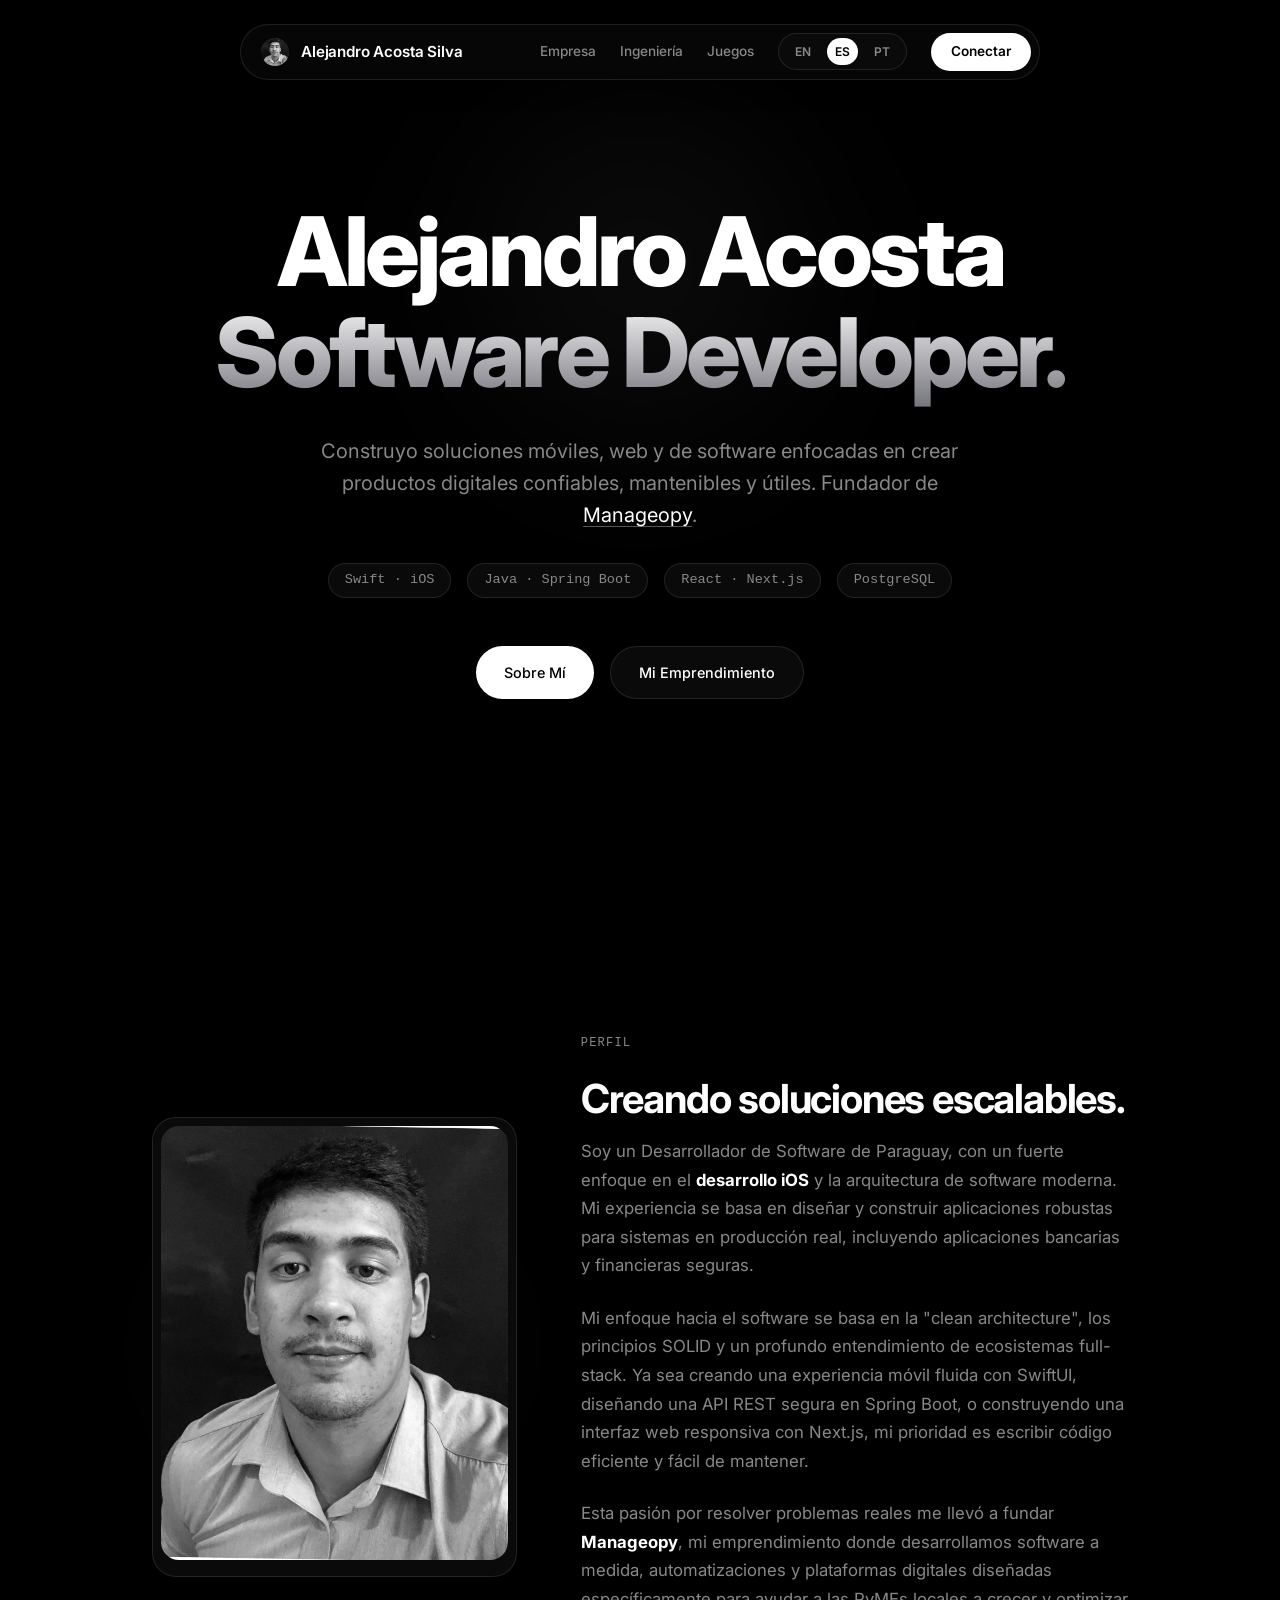
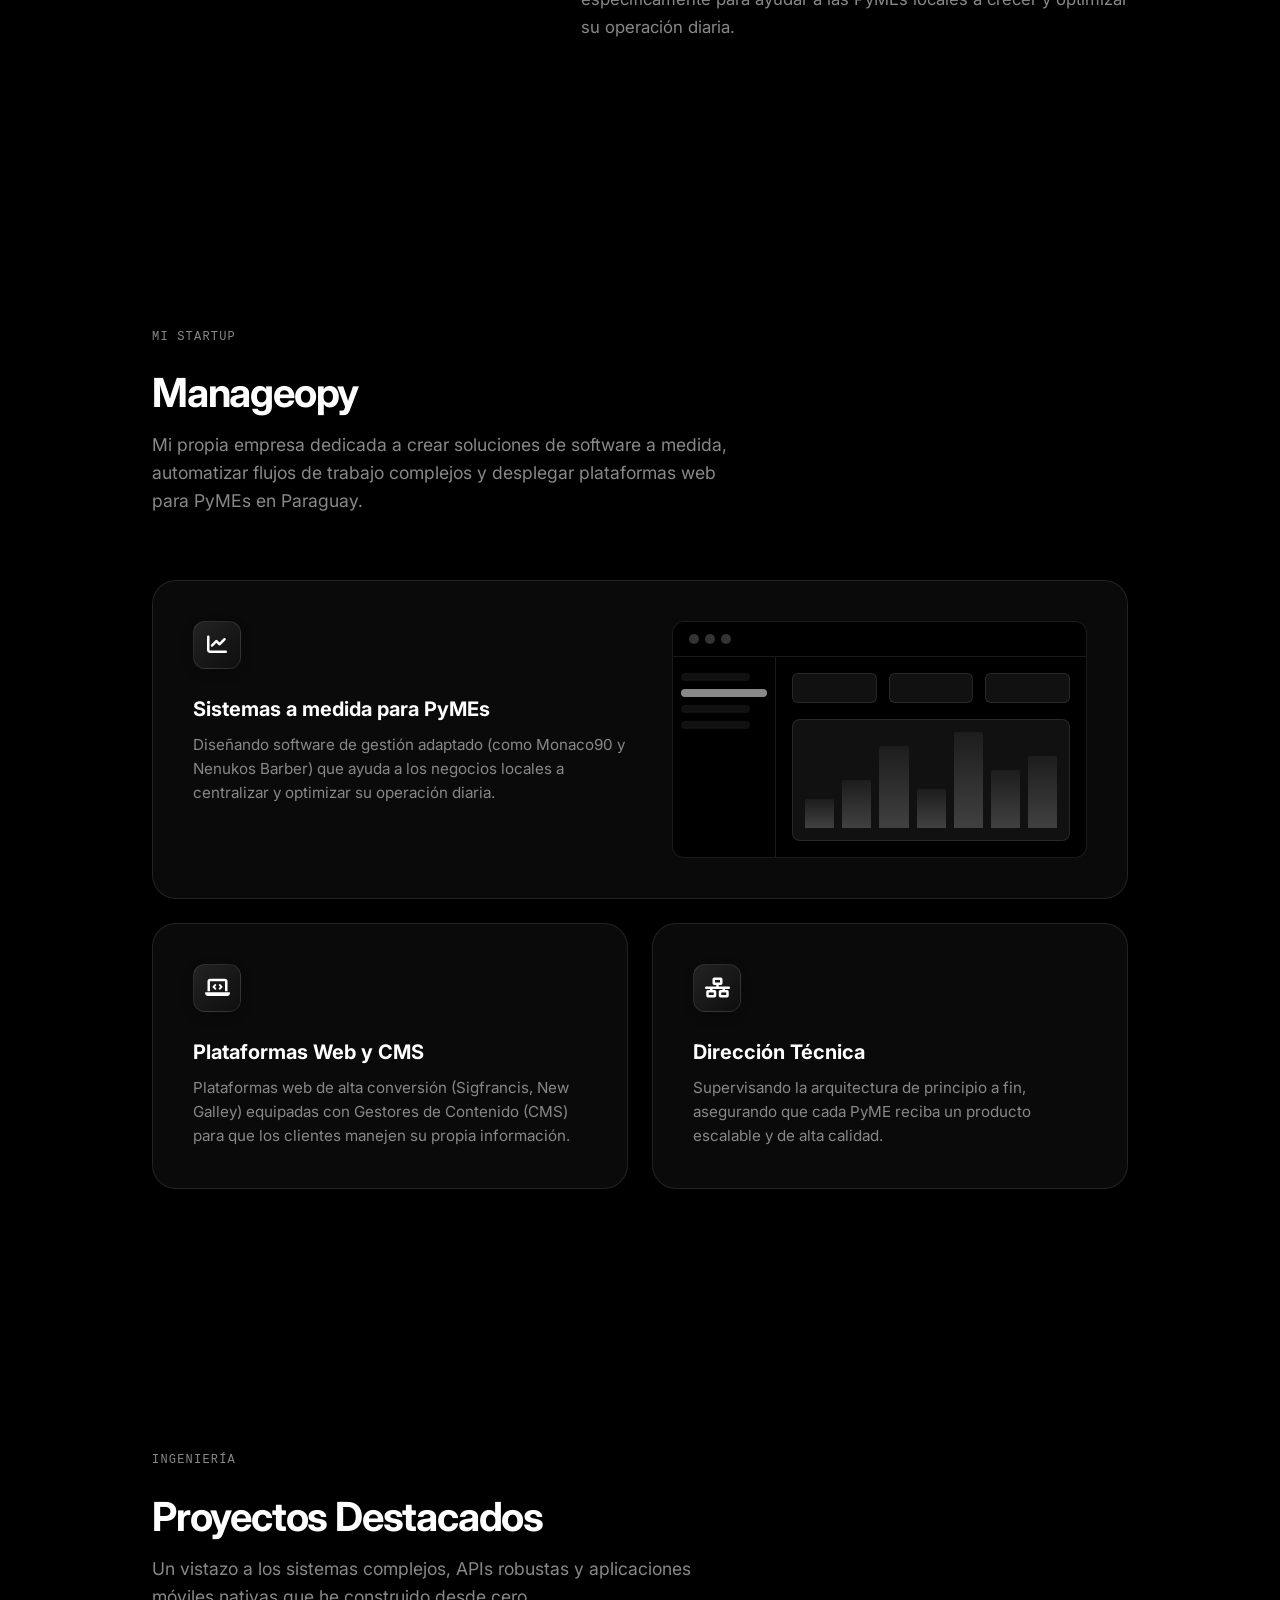
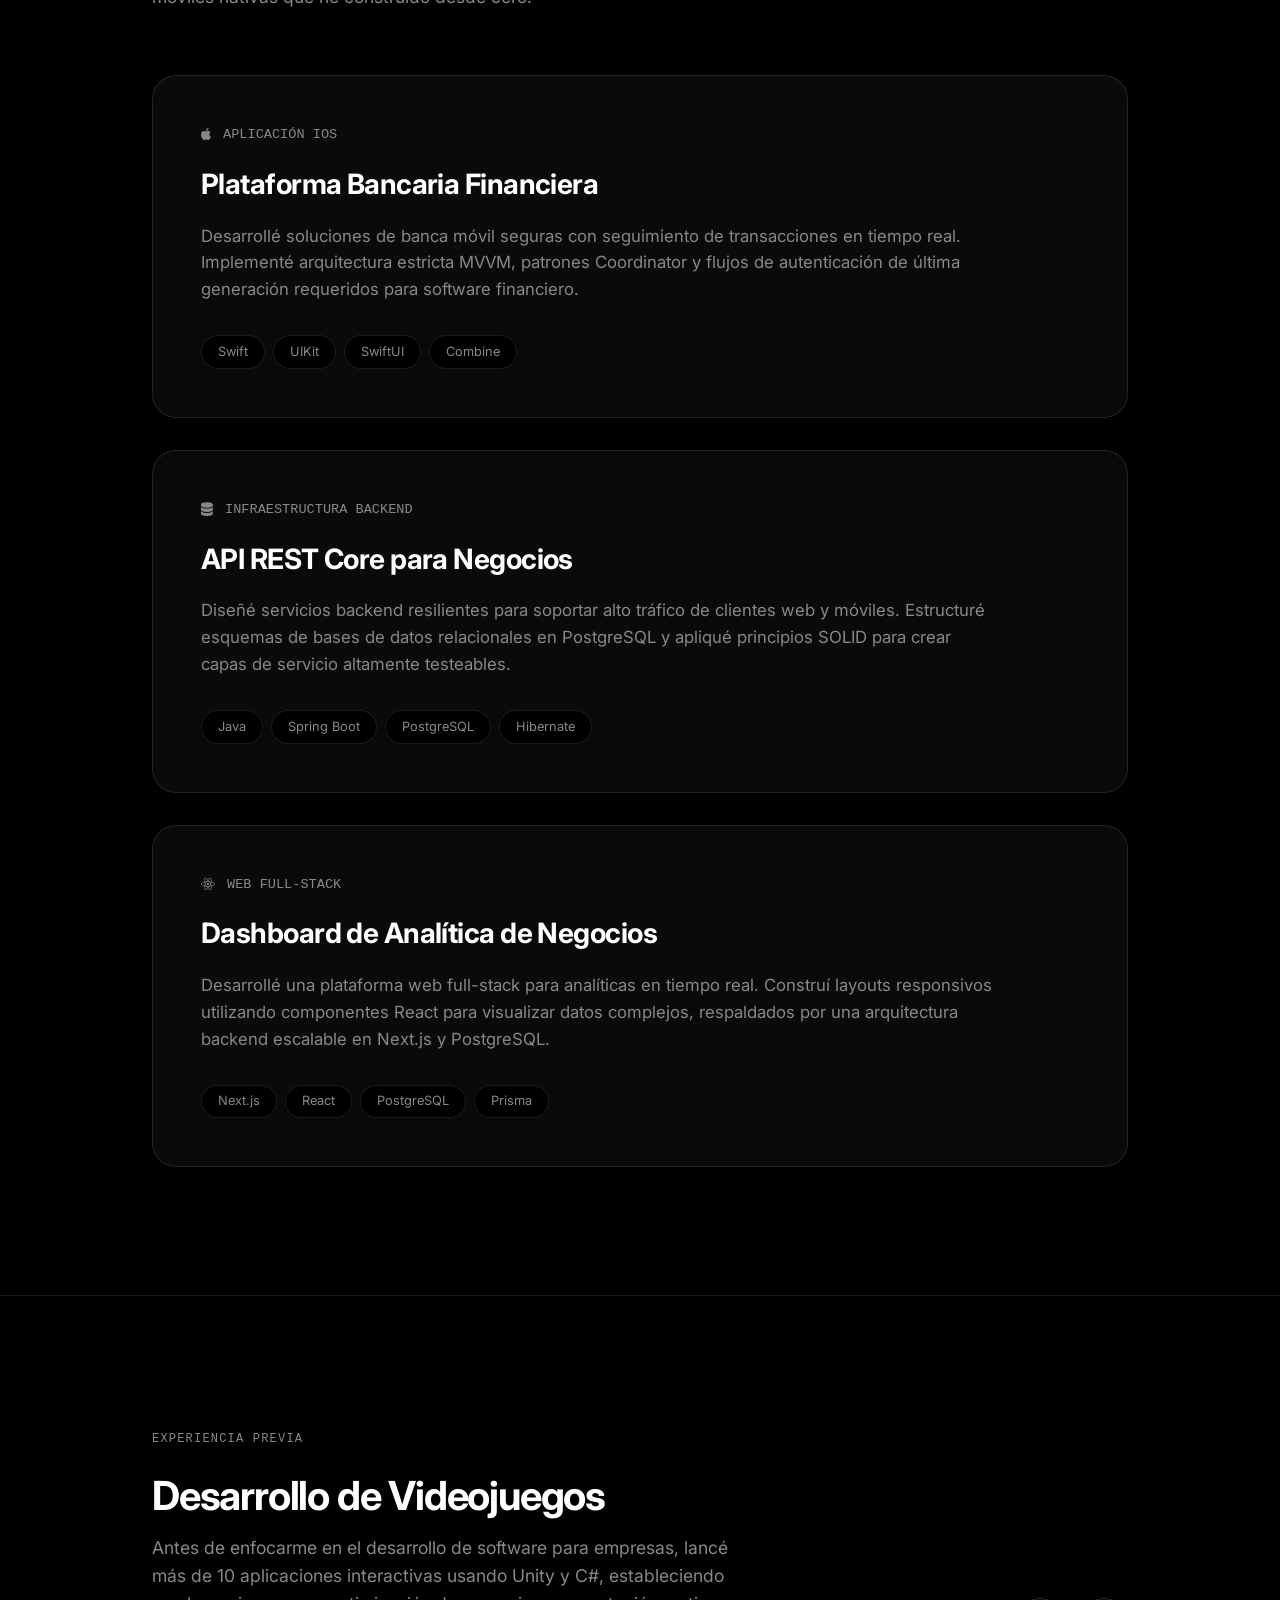
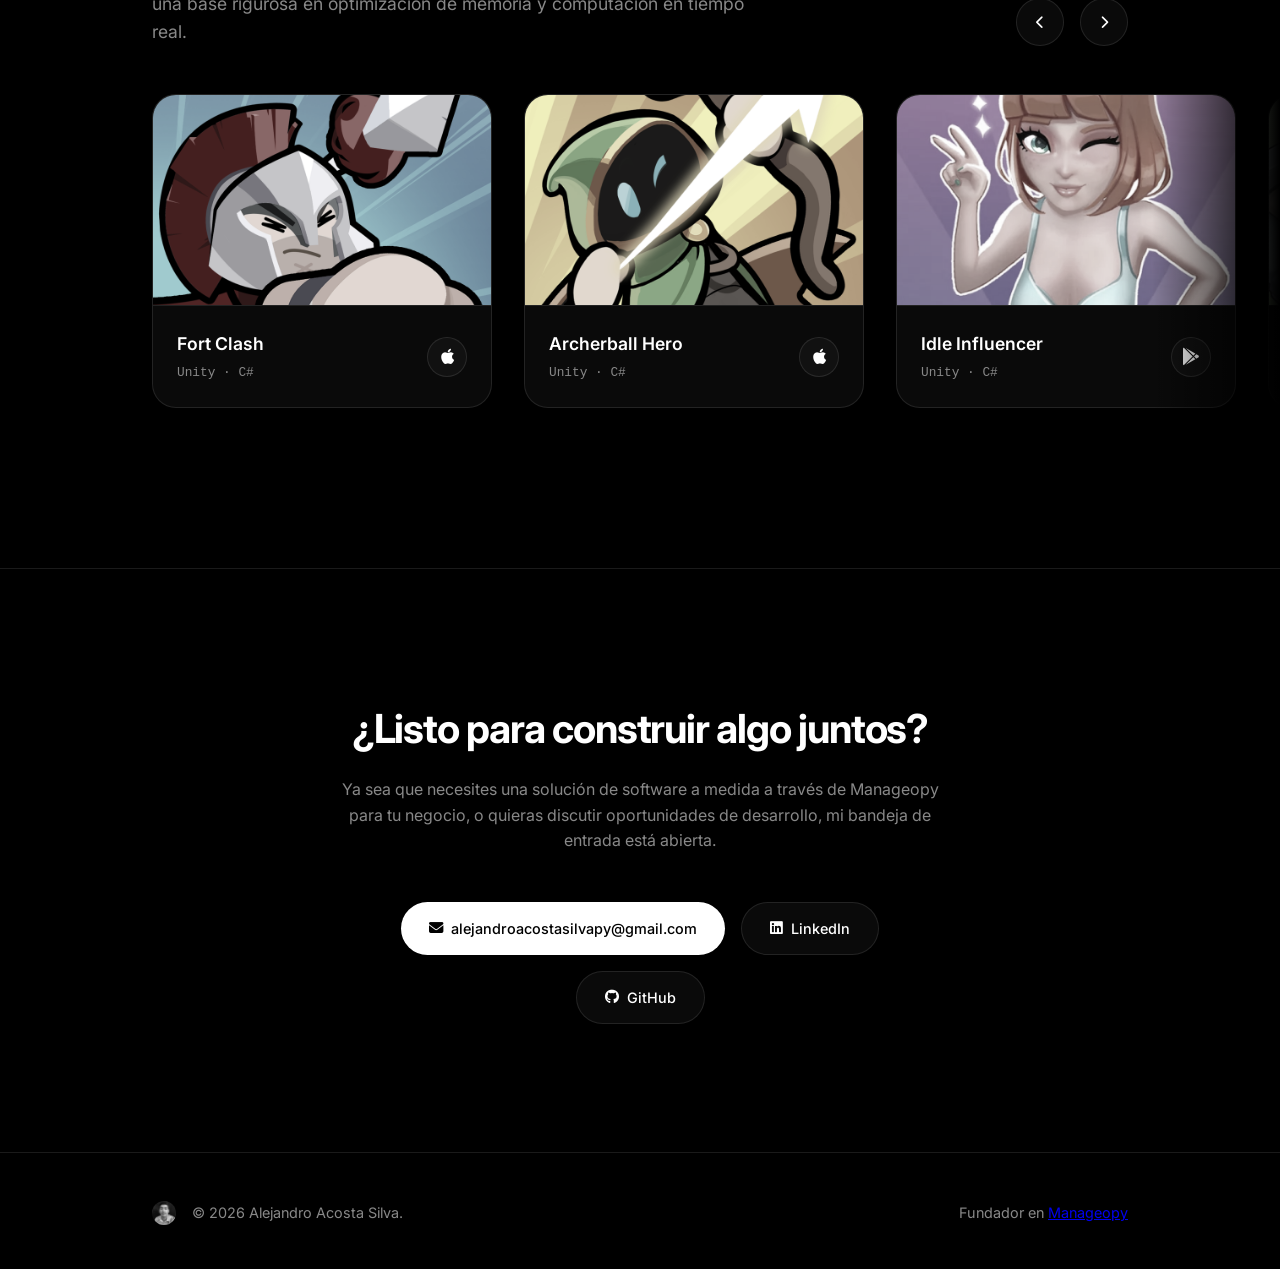
<file: es.html>
<!DOCTYPE html>
<html lang="es">
<head>
    <meta charset="UTF-8">
    <meta name="viewport" content="width=device-width, initial-scale=1.0">
    <title>Alejandro Acosta | Desarrollador de Software y Fundador</title>
    <meta name="description" content="Portafolio de Alejandro Acosta Silva, Desarrollador de Software y Fundador de Manageopy.">
    <link rel="preconnect" href="https://fonts.googleapis.com">
    <link rel="preconnect" href="https://fonts.gstatic.com" crossorigin>
    <link href="https://fonts.googleapis.com/css2?family=Inter:wght@300;400;500;600;700;800&display=swap" rel="stylesheet">
    <link rel="stylesheet" href="https://cdnjs.cloudflare.com/ajax/libs/font-awesome/6.4.0/css/all.min.css">
    <link rel="stylesheet" href="style.css">
</head>
<body>
    
    <!-- Floating Topbar -->
    <header id="header">
        <nav class="nav-container">
            <div class="logo">
                <a href="#hero">
                    <img src="IMG/ProfileImage/1641389956981.jpeg" alt="Alejandro Acosta" class="logo-avatar">
                    Alejandro Acosta Silva
                </a>
            </div>
            <div class="nav-toggle" id="navToggle">
                <span></span>
                <span></span>
            </div>
            <div class="nav-links" id="navLinks">
                <a href="#manageopy">Empresa</a>
                <a href="#projects">Ingeniería</a>
                <a href="#games">Juegos</a>
                <div class="lang-selector">
                    <a href="index.html">EN</a>
                    <a href="es.html" class="active">ES</a>
                    <a href="pt.html">PT</a>
                </div>
                <a href="#contact" class="nav-btn">Conectar</a>
            </div>
        </nav>
    </header>

    <main>
        <!-- Hero Section -->
        <section id="hero" class="hero-section fade-in">
            <div class="hero-glow"></div>
            <div class="container hero-container">
                
                <h1 class="hero-title">
                    Alejandro Acosta<br>
                    <span class="text-gradient">Software Developer.</span>
                </h1>
                
                <p class="hero-subtitle">
                    Construyo soluciones móviles, web y de software enfocadas en crear productos digitales confiables, mantenibles y útiles. Fundador de <a href="https://www.manageopy.com" target="_blank" class="text-link">Manageopy</a>.
                </p>

                <div class="hero-tech-stack">
                    <span>Swift &middot; iOS</span>
                    <span>Java &middot; Spring Boot</span>
                    <span>React &middot; Next.js</span>
                    <span>PostgreSQL</span>
                </div>
                
                <div class="hero-cta">
                    <a href="#about" class="btn btn-primary">Sobre Mí</a>
                    <a href="#manageopy" class="btn btn-secondary">Mi Emprendimiento</a>
                </div>
            </div>
        </section>

        <!-- About Section -->
        <section id="about" class="about-section fade-in">
            <div class="container">
                <div class="about-grid">
                    <div class="about-visual">
                        <img src="IMG/ProfileImage/1641389956981.jpeg" alt="Alejandro Acosta Silva" class="about-img">
                        <div class="about-img-glow"></div>
                    </div>
                    <div class="about-content">
                        <span class="section-label">Perfil</span>
                        <h2 class="section-title">Creando soluciones escalables.</h2>
                        <div class="about-text">
                            <p>
                                Soy un Desarrollador de Software de Paraguay, con un fuerte enfoque en el <strong>desarrollo iOS</strong> y la arquitectura de software moderna. Mi experiencia se basa en diseñar y construir aplicaciones robustas para sistemas en producción real, incluyendo aplicaciones bancarias y financieras seguras.
                            </p>
                            <p>
                                Mi enfoque hacia el software se basa en la "clean architecture", los principios SOLID y un profundo entendimiento de ecosistemas full-stack. Ya sea creando una experiencia móvil fluida con SwiftUI, diseñando una API REST segura en Spring Boot, o construyendo una interfaz web responsiva con Next.js, mi prioridad es escribir código eficiente y fácil de mantener.
                            </p>
                            <p>
                                Esta pasión por resolver problemas reales me llevó a fundar <strong>Manageopy</strong>, mi emprendimiento donde desarrollamos software a medida, automatizaciones y plataformas digitales diseñadas específicamente para ayudar a las PyMEs locales a crecer y optimizar su operación diaria.
                            </p>
                        </div>
                    </div>
                </div>
            </div>
        </section>

        <!-- Manageopy Section -->
        <section id="manageopy" class="agency-section fade-in">
            <div class="container">
                <div class="section-header">
                    <span class="section-label">Mi Startup</span>
                    <h2 class="section-title">Manageopy</h2>
                    <p class="section-desc">Mi propia empresa dedicada a crear soluciones de software a medida, automatizar flujos de trabajo complejos y desplegar plataformas web para PyMEs en Paraguay.</p>
                </div>
                
                <div class="bento-grid">
                    <!-- Card 1 -->
                    <div class="bento-card bento-large">
                        <div class="bento-content">
                            <div class="bento-icon-wrapper">
                                <i class="fas fa-chart-line"></i>
                            </div>
                            <h3>Sistemas a medida para PyMEs</h3>
                            <p>Diseñando software de gestión adaptado (como Monaco90 y Nenukos Barber) que ayuda a los negocios locales a centralizar y optimizar su operación diaria.</p>
                        </div>
                        <div class="bento-visual">
                            <div class="mockup-window">
                                <div class="mockup-header"><i></i><i></i><i></i></div>
                                <div class="mockup-layout">
                                    <div class="mockup-sidebar">
                                        <div class="side-item"></div>
                                        <div class="side-item active"></div>
                                        <div class="side-item"></div>
                                        <div class="side-item"></div>
                                    </div>
                                    <div class="mockup-body">
                                        <div class="mockup-stats">
                                            <div class="stat-box"></div>
                                            <div class="stat-box"></div>
                                            <div class="stat-box"></div>
                                        </div>
                                        <div class="mockup-chart">
                                            <div class="chart-bar" style="height: 30%"></div>
                                            <div class="chart-bar" style="height: 50%"></div>
                                            <div class="chart-bar" style="height: 85%"></div>
                                            <div class="chart-bar" style="height: 40%"></div>
                                            <div class="chart-bar" style="height: 100%"></div>
                                            <div class="chart-bar" style="height: 60%"></div>
                                            <div class="chart-bar" style="height: 75%"></div>
                                        </div>
                                    </div>
                                </div>
                            </div>
                        </div>
                    </div>
                    
                    <!-- Card 2 -->
                    <div class="bento-card">
                        <div class="bento-content">
                            <div class="bento-icon-wrapper">
                                <i class="fas fa-laptop-code"></i>
                            </div>
                            <h3>Plataformas Web y CMS</h3>
                            <p>Plataformas web de alta conversión (Sigfrancis, New Galley) equipadas con Gestores de Contenido (CMS) para que los clientes manejen su propia información.</p>
                        </div>
                    </div>

                    <!-- Card 3 -->
                    <div class="bento-card">
                        <div class="bento-content">
                            <div class="bento-icon-wrapper">
                                <i class="fas fa-network-wired"></i>
                            </div>
                            <h3>Dirección Técnica</h3>
                            <p>Supervisando la arquitectura de principio a fin, asegurando que cada PyME reciba un producto escalable y de alta calidad.</p>
                        </div>
                    </div>
                </div>
            </div>
        </section>

        <!-- Engineering Experience Section -->
        <section id="projects" class="engineering-section fade-in">
            <div class="container">
                <div class="section-header">
                    <span class="section-label">Ingeniería</span>
                    <h2 class="section-title">Proyectos Destacados</h2>
                    <p class="section-desc">Un vistazo a los sistemas complejos, APIs robustas y aplicaciones móviles nativas que he construido desde cero.</p>
                </div>
                
                <div class="projects-list">
                    <!-- Project 1 -->
                    <div class="project-row">
                        <div class="project-info">
                            <div class="project-meta">
                                <i class="fab fa-apple"></i>
                                <span>Aplicación iOS</span>
                            </div>
                            <h3>Plataforma Bancaria Financiera</h3>
                            <p>Desarrollé soluciones de banca móvil seguras con seguimiento de transacciones en tiempo real. Implementé arquitectura estricta MVVM, patrones Coordinator y flujos de autenticación de última generación requeridos para software financiero.</p>
                            <div class="tech-tags">
                                <span>Swift</span>
                                <span>UIKit</span>
                                <span>SwiftUI</span>
                                <span>Combine</span>
                            </div>
                        </div>
                    </div>

                    <!-- Project 2 -->
                    <div class="project-row">
                        <div class="project-info">
                            <div class="project-meta">
                                <i class="fas fa-database"></i>
                                <span>Infraestructura Backend</span>
                            </div>
                            <h3>API REST Core para Negocios</h3>
                            <p>Diseñé servicios backend resilientes para soportar alto tráfico de clientes web y móviles. Estructuré esquemas de bases de datos relacionales en PostgreSQL y apliqué principios SOLID para crear capas de servicio altamente testeables.</p>
                            <div class="tech-tags">
                                <span>Java</span>
                                <span>Spring Boot</span>
                                <span>PostgreSQL</span>
                                <span>Hibernate</span>
                            </div>
                        </div>
                    </div>

                    <!-- Project 3 -->
                    <div class="project-row">
                        <div class="project-info">
                            <div class="project-meta">
                                <i class="fab fa-react"></i>
                                <span>Web Full-Stack</span>
                            </div>
                            <h3>Dashboard de Analítica de Negocios</h3>
                            <p>Desarrollé una plataforma web full-stack para analíticas en tiempo real. Construí layouts responsivos utilizando componentes React para visualizar datos complejos, respaldados por una arquitectura backend escalable en Next.js y PostgreSQL.</p>
                            <div class="tech-tags">
                                <span>Next.js</span>
                                <span>React</span>
                                <span>PostgreSQL</span>
                                <span>Prisma</span>
                            </div>
                        </div>
                    </div>
                </div>
            </div>
        </section>

        <!-- Games Section (Carousel) -->
        <section id="games" class="games-section fade-in">
            <div class="container">
                <div class="carousel-header">
                    <div class="carousel-title-area">
                        <span class="section-label">Experiencia Previa</span>
                        <h2 class="section-title">Desarrollo de Videojuegos</h2>
                        <p class="section-desc">Antes de enfocarme en el desarrollo de software para empresas, lancé más de 10 aplicaciones interactivas usando Unity y C#, estableciendo una base rigurosa en optimización de memoria y computación en tiempo real.</p>
                    </div>
                    <div class="carousel-controls">
                        <button class="carousel-btn" id="prevBtn" aria-label="Previous"><i class="fas fa-chevron-left"></i></button>
                        <button class="carousel-btn" id="nextBtn" aria-label="Next"><i class="fas fa-chevron-right"></i></button>
                    </div>
                </div>
            </div>
            
            <div class="carousel-wrapper">
                <div class="carousel-mask left-mask"></div>
                <div class="carousel-mask right-mask"></div>
                
                <div class="games-carousel" id="gamesCarousel">
                    <div class="carousel-spacer"></div>
                    <!-- Game 1 -->
                    <div class="game-card">
                        <div class="game-img-wrapper"><img src="IMG/Icono_Trojan.png" alt="Fort Clash"></div>
                        <div class="game-info">
                            <div class="game-details">
                                <h3>Fort Clash</h3>
                                <span>Unity &middot; C#</span>
                            </div>
                            <div class="game-platform"><i class="fab fa-apple"></i></div>
                        </div>
                    </div>
                    <!-- Game 2 -->
                    <div class="game-card">
                        <div class="game-img-wrapper"><img src="IMG/Archerball.png" alt="Archerball Hero"></div>
                        <div class="game-info">
                            <div class="game-details">
                                <h3>Archerball Hero</h3>
                                <span>Unity &middot; C#</span>
                            </div>
                            <div class="game-platform"><i class="fab fa-apple"></i></div>
                        </div>
                    </div>
                    <!-- Game 3 -->
                    <div class="game-card">
                        <div class="game-img-wrapper"><img src="IMG/idle Influcencer.jpg" alt="Idle Influencer"></div>
                        <div class="game-info">
                            <div class="game-details">
                                <h3>Idle Influencer</h3>
                                <span>Unity &middot; C#</span>
                            </div>
                            <div class="game-platform"><i class="fab fa-google-play"></i></div>
                        </div>
                    </div>
                    <!-- Game 4 -->
                    <div class="game-card">
                        <div class="game-img-wrapper"><img src="IMG/bedtesta.jpg" alt="Bed Tester" loading="lazy"></div>
                        <div class="game-info">
                            <div class="game-details">
                                <h3>Bed Tester</h3>
                                <span>Unity &middot; C#</span>
                            </div>
                            <div class="game-platform"><i class="fab fa-google-play"></i></div>
                        </div>
                    </div>
                    <!-- Game 5 -->
                    <div class="game-card">
                        <div class="game-img-wrapper"><img src="IMG/shotandbuild.jpg" alt="Shoot and Build" loading="lazy"></div>
                        <div class="game-info">
                            <div class="game-details">
                                <h3>Shoot and Build</h3>
                                <span>Unity &middot; C#</span>
                            </div>
                            <div class="game-platform"><i class="fab fa-google-play"></i></div>
                        </div>
                    </div>
                    <!-- Game 6 -->
                    <div class="game-card">
                        <div class="game-img-wrapper"><img src="IMG/AliceExpress.png" alt="Alice Express" loading="lazy"></div>
                        <div class="game-info">
                            <div class="game-details">
                                <h3>Alice Express</h3>
                                <span>Unity &middot; C#</span>
                            </div>
                            <div class="game-platform"><i class="fab fa-github"></i></div>
                        </div>
                    </div>
                    <!-- Game 7 -->
                    <div class="game-card">
                        <div class="game-img-wrapper"><img src="IMG/Screwgame.png" alt="Screw-Puzzle" loading="lazy"></div>
                        <div class="game-info">
                            <div class="game-details">
                                <h3>Screw-Puzzle</h3>
                                <span>Unity &middot; C#</span>
                            </div>
                            <div class="game-platform"><i class="fab fa-github"></i></div>
                        </div>
                    </div>
                    <!-- Game 8 -->
                    <div class="game-card">
                        <div class="game-img-wrapper"><img src="IMG/FRX.png" alt="Factory Revolution" loading="lazy"></div>
                        <div class="game-info">
                            <div class="game-details">
                                <h3>Factory Rev.</h3>
                                <span>Unity &middot; C#</span>
                            </div>
                            <div class="game-platform"><i class="fab fa-github"></i></div>
                        </div>
                    </div>
                    <!-- Game 9 -->
                    <div class="game-card">
                        <div class="game-img-wrapper"><img src="IMG/Kids.png" alt="Kids Pool Party" loading="lazy"></div>
                        <div class="game-info">
                            <div class="game-details">
                                <h3>Kids Pool Party</h3>
                                <span>Unity &middot; C#</span>
                            </div>
                            <div class="game-platform"><i class="fab fa-github"></i></div>
                        </div>
                    </div>
                    <div class="carousel-spacer"></div>
                </div>
            </div>
        </section>

        <!-- Contact Section -->
        <section id="contact" class="contact-section fade-in">
            <div class="container">
                <div class="contact-box">
                    <h2 class="contact-title">¿Listo para construir algo juntos?</h2>
                    <p class="contact-desc">
                        Ya sea que necesites una solución de software a medida a través de Manageopy para tu negocio, o quieras discutir oportunidades de desarrollo, mi bandeja de entrada está abierta.
                    </p>
                    <div class="contact-links">
                        <a href="mailto:alejandroacostasilvapy@gmail.com" class="btn btn-primary">
                            <i class="fas fa-envelope"></i> alejandroacostasilvapy@gmail.com
                        </a>
                        <a href="https://www.linkedin.com/in/alejandro-acosta-silva-534014222/" target="_blank" class="btn btn-secondary">
                            <i class="fab fa-linkedin"></i> LinkedIn
                        </a>
                        <a href="https://github.com/alesilvaa" target="_blank" class="btn btn-secondary">
                            <i class="fab fa-github"></i> GitHub
                        </a>
                    </div>
                </div>
            </div>
        </section>
    </main>

    <footer>
        <div class="container footer-content">
            <div class="footer-left">
                <img src="IMG/ProfileImage/1641389956981.jpeg" alt="Alejandro Acosta" class="footer-avatar">
                <span>&copy; <span id="year"></span> Alejandro Acosta Silva.</span>
            </div>
            <div class="footer-right">
                <span>Fundador en <a href="https://www.manageopy.com" target="_blank">Manageopy</a></span>
            </div>
        </div>
    </footer>

    <script src="main.js"></script>
</body>
</html>
</file>
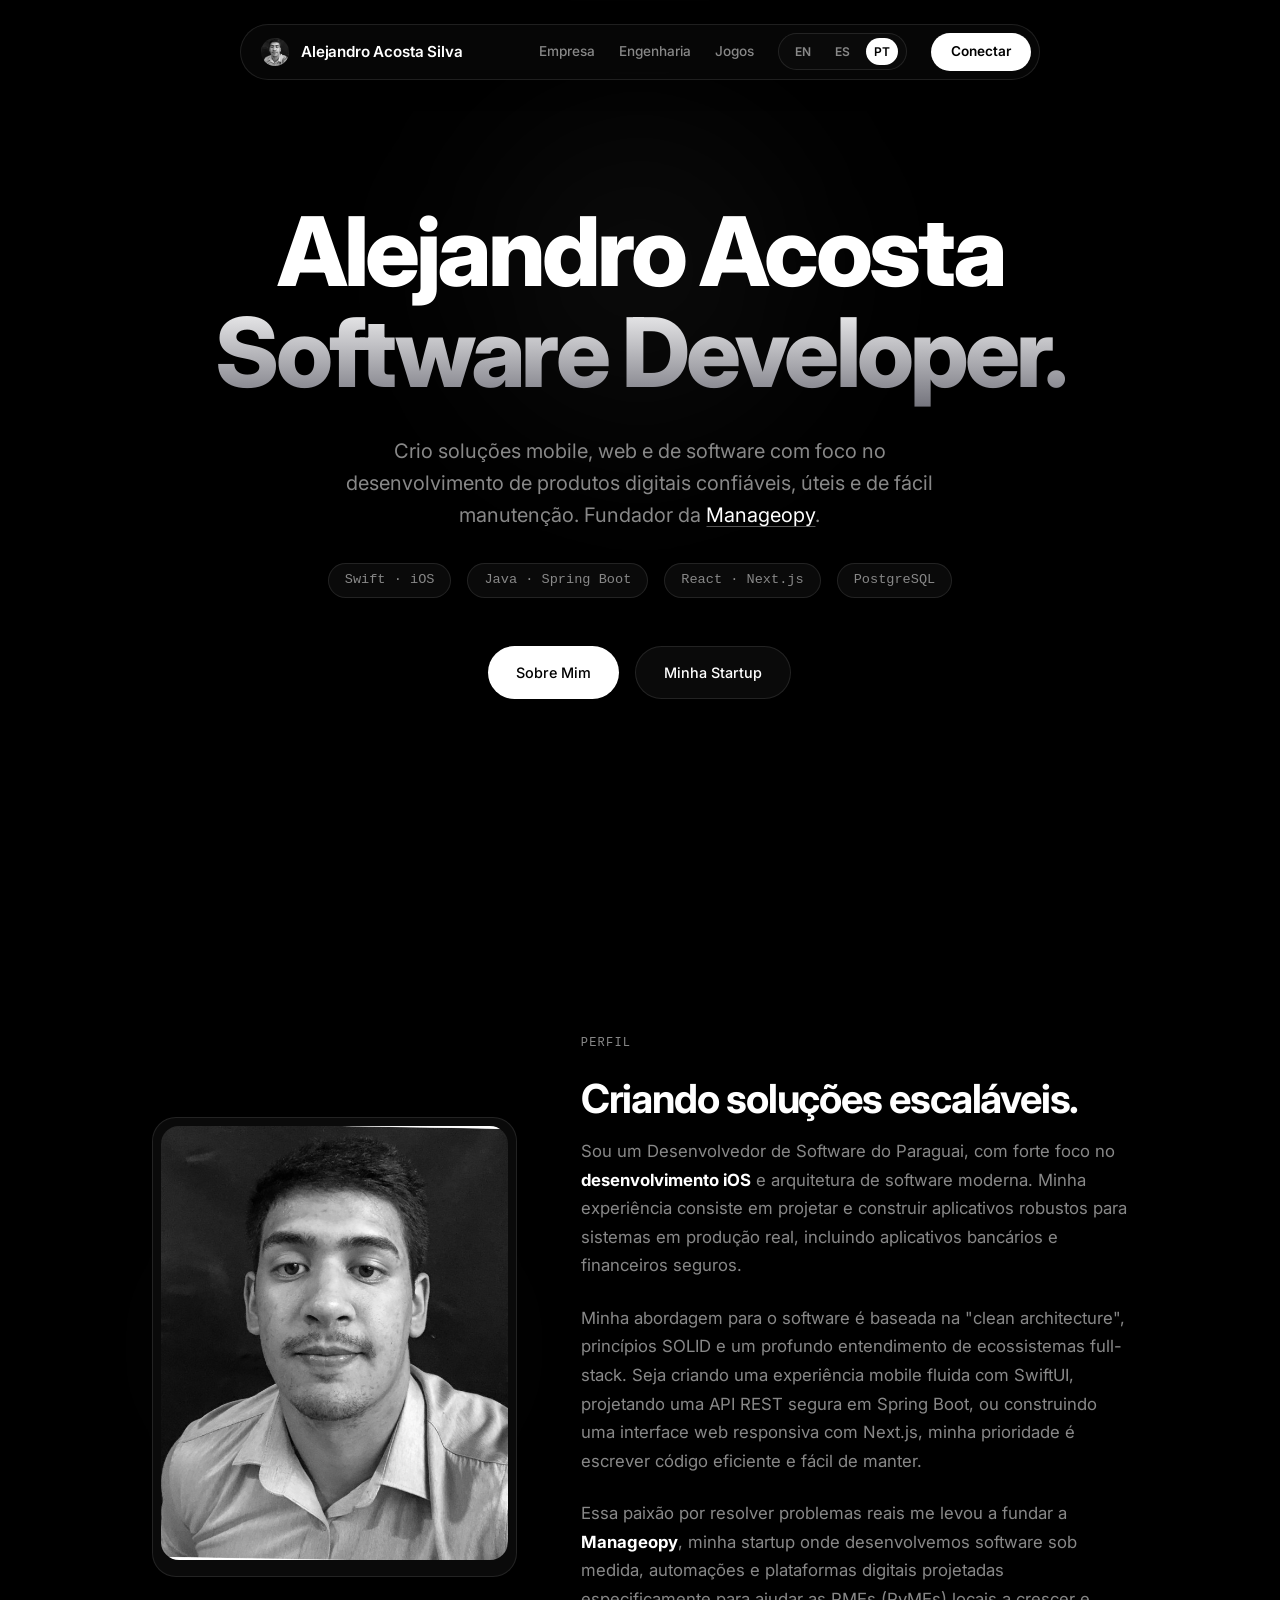
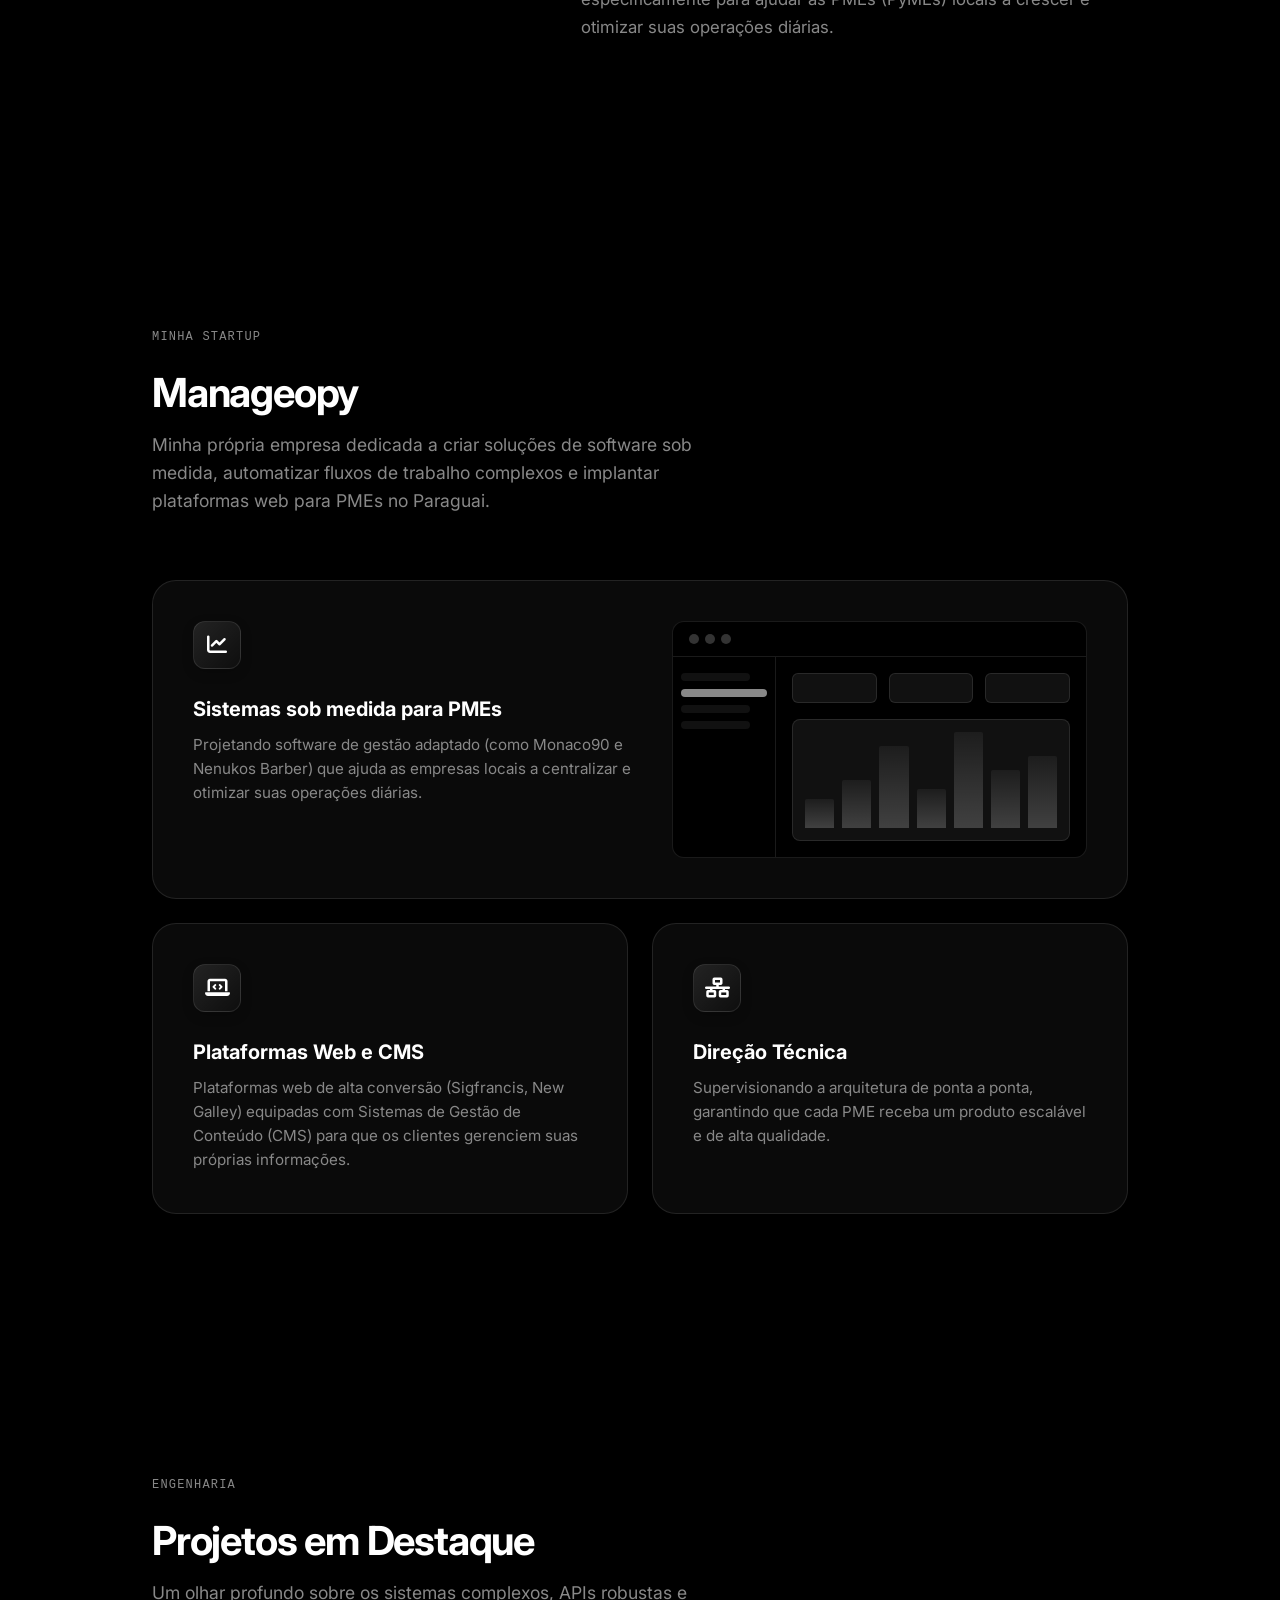
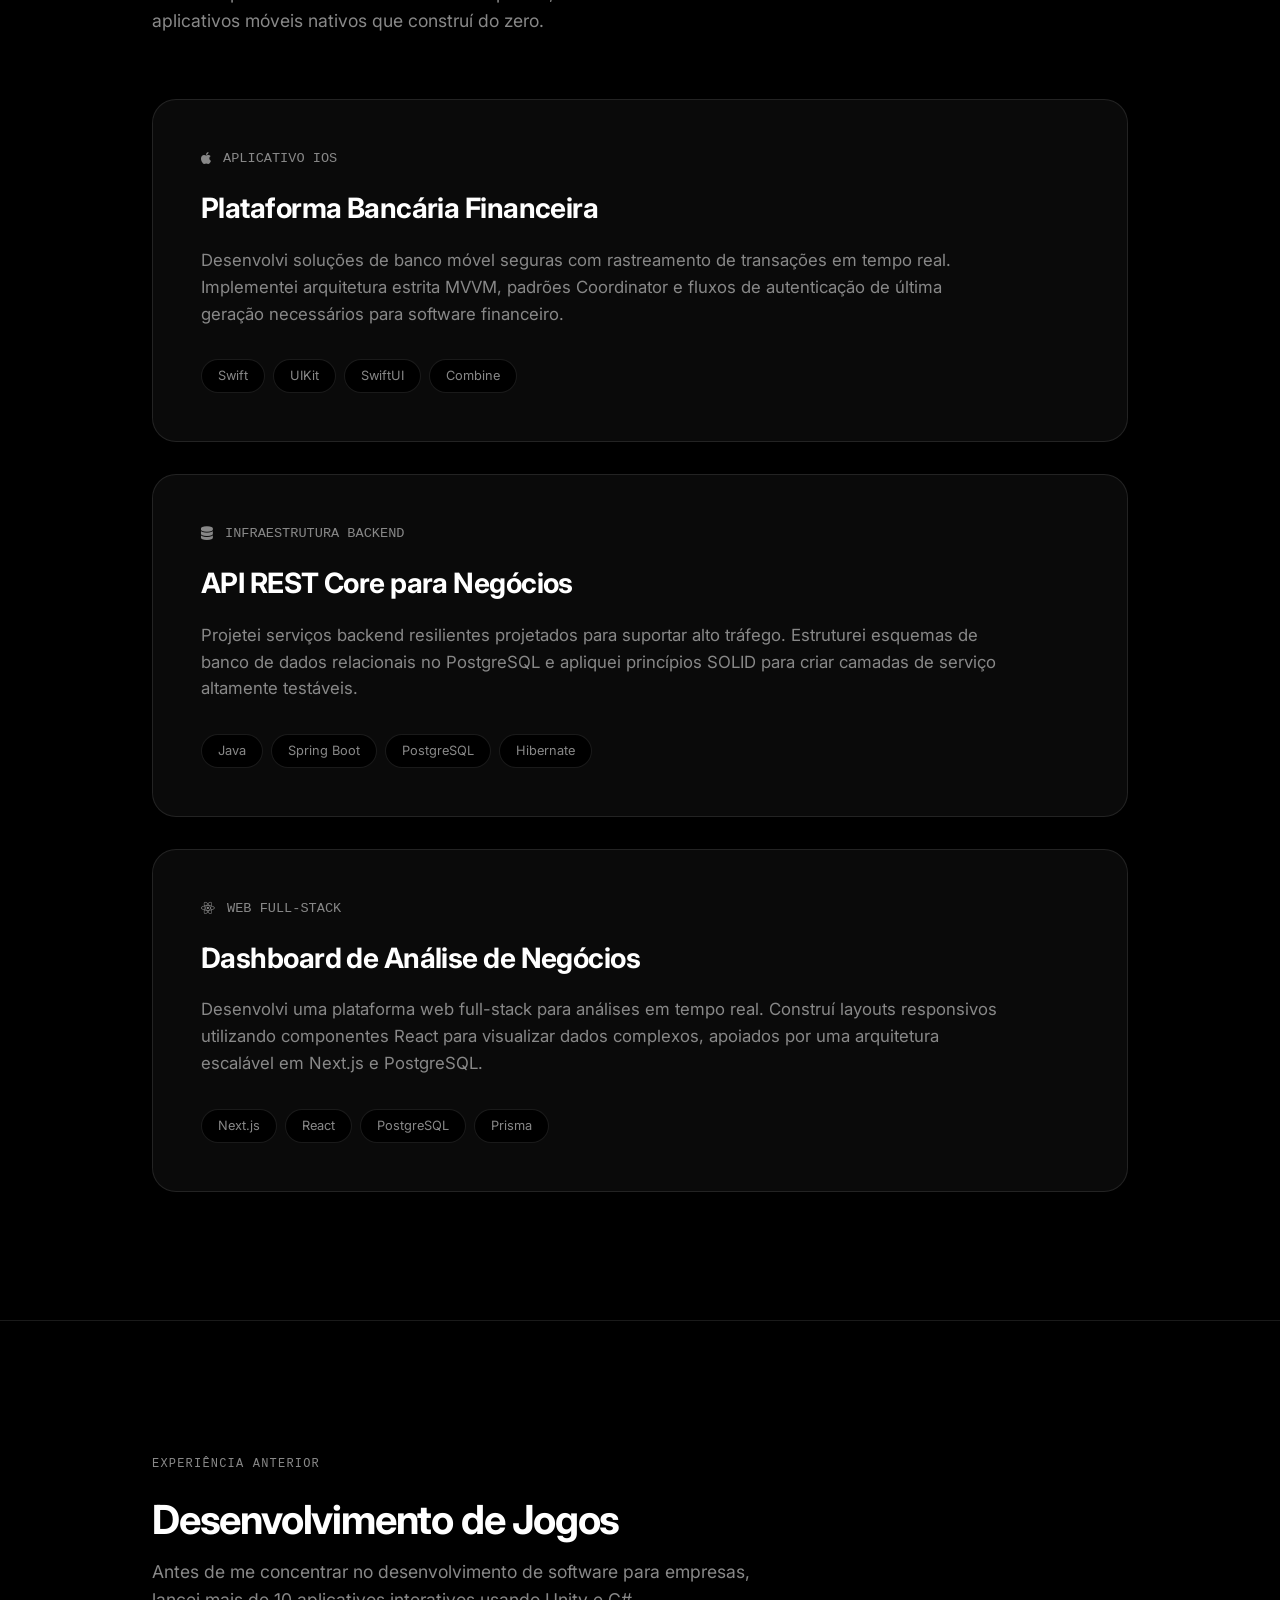
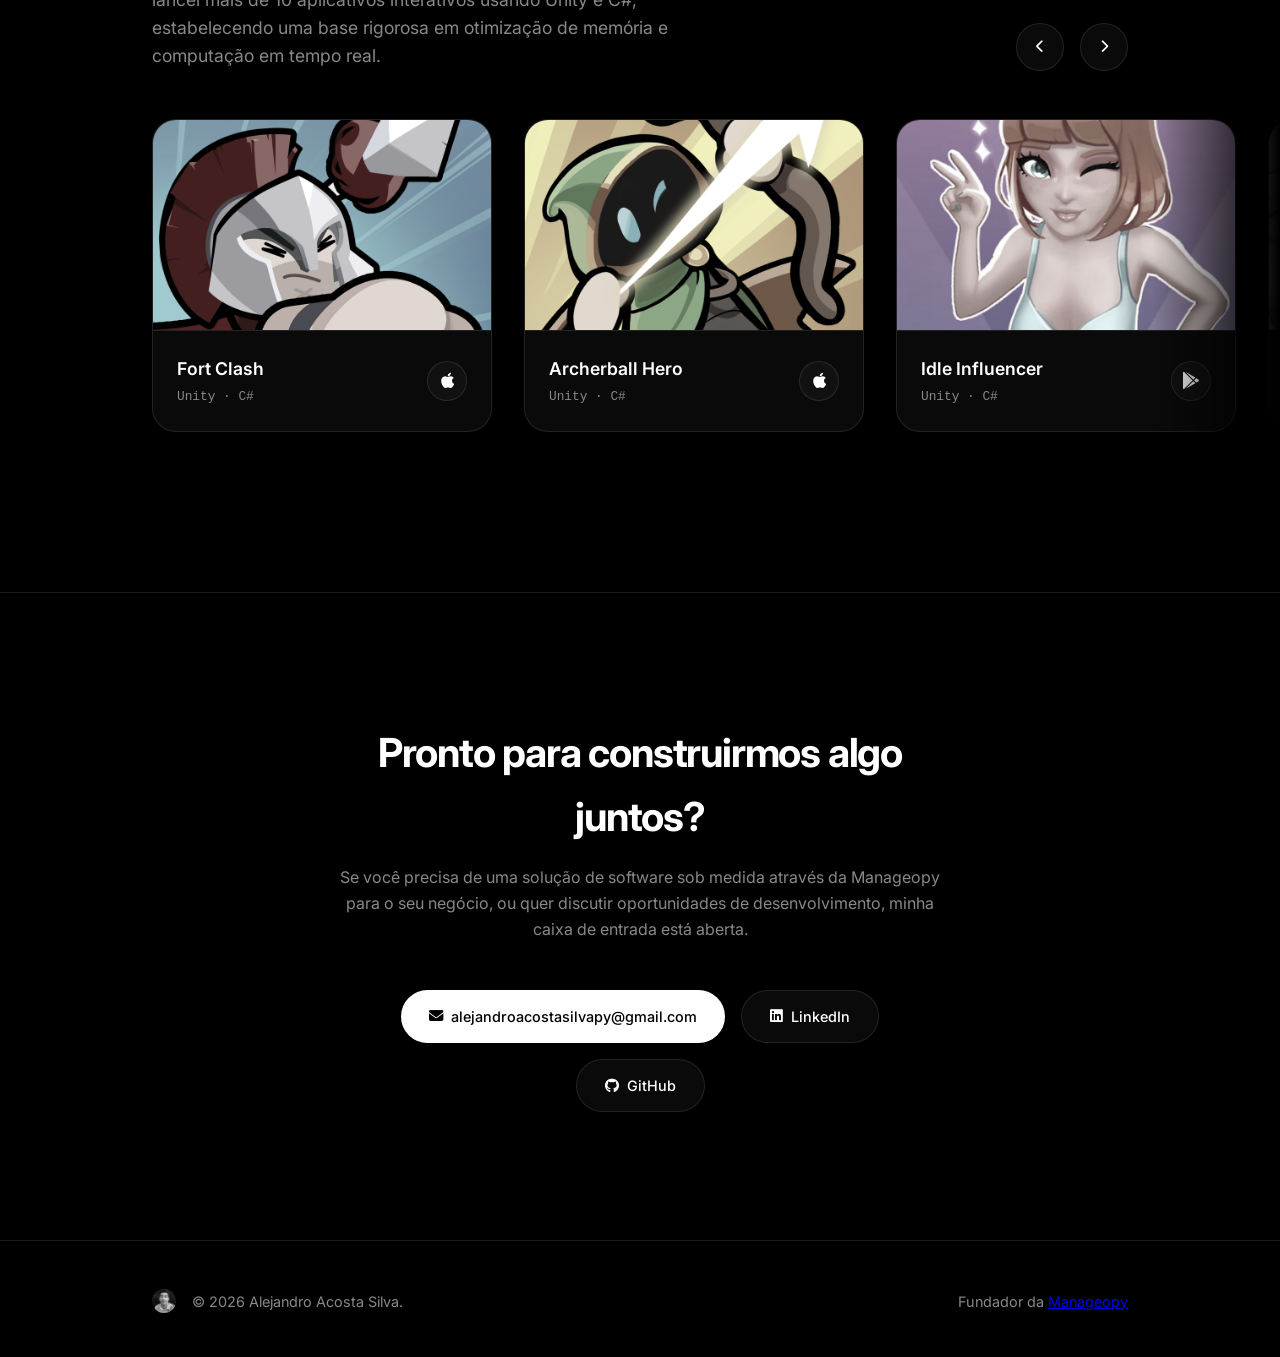
<file: pt.html>
<!DOCTYPE html>
<html lang="pt">
<head>
    <meta charset="UTF-8">
    <meta name="viewport" content="width=device-width, initial-scale=1.0">
    <title>Alejandro Acosta | Desenvolvedor de Software e Fundador</title>
    <meta name="description" content="Portfólio de Alejandro Acosta Silva, Desenvolvedor de Software e Fundador da Manageopy.">
    <link rel="preconnect" href="https://fonts.googleapis.com">
    <link rel="preconnect" href="https://fonts.gstatic.com" crossorigin>
    <link href="https://fonts.googleapis.com/css2?family=Inter:wght@300;400;500;600;700;800&display=swap" rel="stylesheet">
    <link rel="stylesheet" href="https://cdnjs.cloudflare.com/ajax/libs/font-awesome/6.4.0/css/all.min.css">
    <link rel="stylesheet" href="style.css">
</head>
<body>
    
    <!-- Floating Topbar -->
    <header id="header">
        <nav class="nav-container">
            <div class="logo">
                <a href="#hero">
                    <img src="IMG/ProfileImage/1641389956981.jpeg" alt="Alejandro Acosta" class="logo-avatar">
                    Alejandro Acosta Silva
                </a>
            </div>
            <div class="nav-toggle" id="navToggle">
                <span></span>
                <span></span>
            </div>
            <div class="nav-links" id="navLinks">
                <a href="#manageopy">Empresa</a>
                <a href="#projects">Engenharia</a>
                <a href="#games">Jogos</a>
                <div class="lang-selector">
                    <a href="index.html">EN</a>
                    <a href="es.html">ES</a>
                    <a href="pt.html" class="active">PT</a>
                </div>
                <a href="#contact" class="nav-btn">Conectar</a>
            </div>
        </nav>
    </header>

    <main>
        <!-- Hero Section -->
        <section id="hero" class="hero-section fade-in">
            <div class="hero-glow"></div>
            <div class="container hero-container">
                
                <h1 class="hero-title">
                    Alejandro Acosta<br>
                    <span class="text-gradient">Software Developer.</span>
                </h1>
                
                <p class="hero-subtitle">
                    Crio soluções mobile, web e de software com foco no desenvolvimento de produtos digitais confiáveis, úteis e de fácil manutenção. Fundador da <a href="https://www.manageopy.com" target="_blank" class="text-link">Manageopy</a>.
                </p>

                <div class="hero-tech-stack">
                    <span>Swift &middot; iOS</span>
                    <span>Java &middot; Spring Boot</span>
                    <span>React &middot; Next.js</span>
                    <span>PostgreSQL</span>
                </div>
                
                <div class="hero-cta">
                    <a href="#about" class="btn btn-primary">Sobre Mim</a>
                    <a href="#manageopy" class="btn btn-secondary">Minha Startup</a>
                </div>
            </div>
        </section>

        <!-- About Section -->
        <section id="about" class="about-section fade-in">
            <div class="container">
                <div class="about-grid">
                    <div class="about-visual">
                        <img src="IMG/ProfileImage/1641389956981.jpeg" alt="Alejandro Acosta Silva" class="about-img">
                        <div class="about-img-glow"></div>
                    </div>
                    <div class="about-content">
                        <span class="section-label">Perfil</span>
                        <h2 class="section-title">Criando soluções escaláveis.</h2>
                        <div class="about-text">
                            <p>
                                Sou um Desenvolvedor de Software do Paraguai, com forte foco no <strong>desenvolvimento iOS</strong> e arquitetura de software moderna. Minha experiência consiste em projetar e construir aplicativos robustos para sistemas em produção real, incluindo aplicativos bancários e financeiros seguros.
                            </p>
                            <p>
                                Minha abordagem para o software é baseada na "clean architecture", princípios SOLID e um profundo entendimento de ecossistemas full-stack. Seja criando uma experiência mobile fluida com SwiftUI, projetando uma API REST segura em Spring Boot, ou construindo uma interface web responsiva com Next.js, minha prioridade é escrever código eficiente e fácil de manter.
                            </p>
                            <p>
                                Essa paixão por resolver problemas reais me levou a fundar a <strong>Manageopy</strong>, minha startup onde desenvolvemos software sob medida, automações e plataformas digitais projetadas especificamente para ajudar as PMEs (PyMEs) locais a crescer e otimizar suas operações diárias.
                            </p>
                        </div>
                    </div>
                </div>
            </div>
        </section>

        <!-- Manageopy Section -->
        <section id="manageopy" class="agency-section fade-in">
            <div class="container">
                <div class="section-header">
                    <span class="section-label">Minha Startup</span>
                    <h2 class="section-title">Manageopy</h2>
                    <p class="section-desc">Minha própria empresa dedicada a criar soluções de software sob medida, automatizar fluxos de trabalho complexos e implantar plataformas web para PMEs no Paraguai.</p>
                </div>
                
                <div class="bento-grid">
                    <!-- Card 1 -->
                    <div class="bento-card bento-large">
                        <div class="bento-content">
                            <div class="bento-icon-wrapper">
                                <i class="fas fa-chart-line"></i>
                            </div>
                            <h3>Sistemas sob medida para PMEs</h3>
                            <p>Projetando software de gestão adaptado (como Monaco90 e Nenukos Barber) que ajuda as empresas locais a centralizar e otimizar suas operações diárias.</p>
                        </div>
                        <div class="bento-visual">
                            <div class="mockup-window">
                                <div class="mockup-header"><i></i><i></i><i></i></div>
                                <div class="mockup-layout">
                                    <div class="mockup-sidebar">
                                        <div class="side-item"></div>
                                        <div class="side-item active"></div>
                                        <div class="side-item"></div>
                                        <div class="side-item"></div>
                                    </div>
                                    <div class="mockup-body">
                                        <div class="mockup-stats">
                                            <div class="stat-box"></div>
                                            <div class="stat-box"></div>
                                            <div class="stat-box"></div>
                                        </div>
                                        <div class="mockup-chart">
                                            <div class="chart-bar" style="height: 30%"></div>
                                            <div class="chart-bar" style="height: 50%"></div>
                                            <div class="chart-bar" style="height: 85%"></div>
                                            <div class="chart-bar" style="height: 40%"></div>
                                            <div class="chart-bar" style="height: 100%"></div>
                                            <div class="chart-bar" style="height: 60%"></div>
                                            <div class="chart-bar" style="height: 75%"></div>
                                        </div>
                                    </div>
                                </div>
                            </div>
                        </div>
                    </div>
                    
                    <!-- Card 2 -->
                    <div class="bento-card">
                        <div class="bento-content">
                            <div class="bento-icon-wrapper">
                                <i class="fas fa-laptop-code"></i>
                            </div>
                            <h3>Plataformas Web e CMS</h3>
                            <p>Plataformas web de alta conversão (Sigfrancis, New Galley) equipadas com Sistemas de Gestão de Conteúdo (CMS) para que os clientes gerenciem suas próprias informações.</p>
                        </div>
                    </div>

                    <!-- Card 3 -->
                    <div class="bento-card">
                        <div class="bento-content">
                            <div class="bento-icon-wrapper">
                                <i class="fas fa-network-wired"></i>
                            </div>
                            <h3>Direção Técnica</h3>
                            <p>Supervisionando a arquitetura de ponta a ponta, garantindo que cada PME receba um produto escalável e de alta qualidade.</p>
                        </div>
                    </div>
                </div>
            </div>
        </section>

        <!-- Engineering Experience Section -->
        <section id="projects" class="engineering-section fade-in">
            <div class="container">
                <div class="section-header">
                    <span class="section-label">Engenharia</span>
                    <h2 class="section-title">Projetos em Destaque</h2>
                    <p class="section-desc">Um olhar profundo sobre os sistemas complexos, APIs robustas e aplicativos móveis nativos que construí do zero.</p>
                </div>
                
                <div class="projects-list">
                    <!-- Project 1 -->
                    <div class="project-row">
                        <div class="project-info">
                            <div class="project-meta">
                                <i class="fab fa-apple"></i>
                                <span>Aplicativo iOS</span>
                            </div>
                            <h3>Plataforma Bancária Financeira</h3>
                            <p>Desenvolvi soluções de banco móvel seguras com rastreamento de transações em tempo real. Implementei arquitetura estrita MVVM, padrões Coordinator e fluxos de autenticação de última geração necessários para software financeiro.</p>
                            <div class="tech-tags">
                                <span>Swift</span>
                                <span>UIKit</span>
                                <span>SwiftUI</span>
                                <span>Combine</span>
                            </div>
                        </div>
                    </div>

                    <!-- Project 2 -->
                    <div class="project-row">
                        <div class="project-info">
                            <div class="project-meta">
                                <i class="fas fa-database"></i>
                                <span>Infraestrutura Backend</span>
                            </div>
                            <h3>API REST Core para Negócios</h3>
                            <p>Projetei serviços backend resilientes projetados para suportar alto tráfego. Estruturei esquemas de banco de dados relacionais no PostgreSQL e apliquei princípios SOLID para criar camadas de serviço altamente testáveis.</p>
                            <div class="tech-tags">
                                <span>Java</span>
                                <span>Spring Boot</span>
                                <span>PostgreSQL</span>
                                <span>Hibernate</span>
                            </div>
                        </div>
                    </div>

                    <!-- Project 3 -->
                    <div class="project-row">
                        <div class="project-info">
                            <div class="project-meta">
                                <i class="fab fa-react"></i>
                                <span>Web Full-Stack</span>
                            </div>
                            <h3>Dashboard de Análise de Negócios</h3>
                            <p>Desenvolvi uma plataforma web full-stack para análises em tempo real. Construí layouts responsivos utilizando componentes React para visualizar dados complexos, apoiados por uma arquitetura escalável em Next.js e PostgreSQL.</p>
                            <div class="tech-tags">
                                <span>Next.js</span>
                                <span>React</span>
                                <span>PostgreSQL</span>
                                <span>Prisma</span>
                            </div>
                        </div>
                    </div>
                </div>
            </div>
        </section>

        <!-- Games Section (Carousel) -->
        <section id="games" class="games-section fade-in">
            <div class="container">
                <div class="carousel-header">
                    <div class="carousel-title-area">
                        <span class="section-label">Experiência Anterior</span>
                        <h2 class="section-title">Desenvolvimento de Jogos</h2>
                        <p class="section-desc">Antes de me concentrar no desenvolvimento de software para empresas, lancei mais de 10 aplicativos interativos usando Unity e C#, estabelecendo uma base rigorosa em otimização de memória e computação em tempo real.</p>
                    </div>
                    <div class="carousel-controls">
                        <button class="carousel-btn" id="prevBtn" aria-label="Previous"><i class="fas fa-chevron-left"></i></button>
                        <button class="carousel-btn" id="nextBtn" aria-label="Next"><i class="fas fa-chevron-right"></i></button>
                    </div>
                </div>
            </div>
            
            <div class="carousel-wrapper">
                <div class="carousel-mask left-mask"></div>
                <div class="carousel-mask right-mask"></div>
                
                <div class="games-carousel" id="gamesCarousel">
                    <div class="carousel-spacer"></div>
                    <!-- Game 1 -->
                    <div class="game-card">
                        <div class="game-img-wrapper"><img src="IMG/Icono_Trojan.png" alt="Fort Clash"></div>
                        <div class="game-info">
                            <div class="game-details">
                                <h3>Fort Clash</h3>
                                <span>Unity &middot; C#</span>
                            </div>
                            <div class="game-platform"><i class="fab fa-apple"></i></div>
                        </div>
                    </div>
                    <!-- Game 2 -->
                    <div class="game-card">
                        <div class="game-img-wrapper"><img src="IMG/Archerball.png" alt="Archerball Hero"></div>
                        <div class="game-info">
                            <div class="game-details">
                                <h3>Archerball Hero</h3>
                                <span>Unity &middot; C#</span>
                            </div>
                            <div class="game-platform"><i class="fab fa-apple"></i></div>
                        </div>
                    </div>
                    <!-- Game 3 -->
                    <div class="game-card">
                        <div class="game-img-wrapper"><img src="IMG/idle Influcencer.jpg" alt="Idle Influencer"></div>
                        <div class="game-info">
                            <div class="game-details">
                                <h3>Idle Influencer</h3>
                                <span>Unity &middot; C#</span>
                            </div>
                            <div class="game-platform"><i class="fab fa-google-play"></i></div>
                        </div>
                    </div>
                    <!-- Game 4 -->
                    <div class="game-card">
                        <div class="game-img-wrapper"><img src="IMG/bedtesta.jpg" alt="Bed Tester" loading="lazy"></div>
                        <div class="game-info">
                            <div class="game-details">
                                <h3>Bed Tester</h3>
                                <span>Unity &middot; C#</span>
                            </div>
                            <div class="game-platform"><i class="fab fa-google-play"></i></div>
                        </div>
                    </div>
                    <!-- Game 5 -->
                    <div class="game-card">
                        <div class="game-img-wrapper"><img src="IMG/shotandbuild.jpg" alt="Shoot and Build" loading="lazy"></div>
                        <div class="game-info">
                            <div class="game-details">
                                <h3>Shoot and Build</h3>
                                <span>Unity &middot; C#</span>
                            </div>
                            <div class="game-platform"><i class="fab fa-google-play"></i></div>
                        </div>
                    </div>
                    <!-- Game 6 -->
                    <div class="game-card">
                        <div class="game-img-wrapper"><img src="IMG/AliceExpress.png" alt="Alice Express" loading="lazy"></div>
                        <div class="game-info">
                            <div class="game-details">
                                <h3>Alice Express</h3>
                                <span>Unity &middot; C#</span>
                            </div>
                            <div class="game-platform"><i class="fab fa-github"></i></div>
                        </div>
                    </div>
                    <!-- Game 7 -->
                    <div class="game-card">
                        <div class="game-img-wrapper"><img src="IMG/Screwgame.png" alt="Screw-Puzzle" loading="lazy"></div>
                        <div class="game-info">
                            <div class="game-details">
                                <h3>Screw-Puzzle</h3>
                                <span>Unity &middot; C#</span>
                            </div>
                            <div class="game-platform"><i class="fab fa-github"></i></div>
                        </div>
                    </div>
                    <!-- Game 8 -->
                    <div class="game-card">
                        <div class="game-img-wrapper"><img src="IMG/FRX.png" alt="Factory Revolution" loading="lazy"></div>
                        <div class="game-info">
                            <div class="game-details">
                                <h3>Factory Rev.</h3>
                                <span>Unity &middot; C#</span>
                            </div>
                            <div class="game-platform"><i class="fab fa-github"></i></div>
                        </div>
                    </div>
                    <!-- Game 9 -->
                    <div class="game-card">
                        <div class="game-img-wrapper"><img src="IMG/Kids.png" alt="Kids Pool Party" loading="lazy"></div>
                        <div class="game-info">
                            <div class="game-details">
                                <h3>Kids Pool Party</h3>
                                <span>Unity &middot; C#</span>
                            </div>
                            <div class="game-platform"><i class="fab fa-github"></i></div>
                        </div>
                    </div>
                    <div class="carousel-spacer"></div>
                </div>
            </div>
        </section>

        <!-- Contact Section -->
        <section id="contact" class="contact-section fade-in">
            <div class="container">
                <div class="contact-box">
                    <h2 class="contact-title">Pronto para construirmos algo juntos?</h2>
                    <p class="contact-desc">
                        Se você precisa de uma solução de software sob medida através da Manageopy para o seu negócio, ou quer discutir oportunidades de desenvolvimento, minha caixa de entrada está aberta.
                    </p>
                    <div class="contact-links">
                        <a href="mailto:alejandroacostasilvapy@gmail.com" class="btn btn-primary">
                            <i class="fas fa-envelope"></i> alejandroacostasilvapy@gmail.com
                        </a>
                        <a href="https://www.linkedin.com/in/alejandro-acosta-silva-534014222/" target="_blank" class="btn btn-secondary">
                            <i class="fab fa-linkedin"></i> LinkedIn
                        </a>
                        <a href="https://github.com/alesilvaa" target="_blank" class="btn btn-secondary">
                            <i class="fab fa-github"></i> GitHub
                        </a>
                    </div>
                </div>
            </div>
        </section>
    </main>

    <footer>
        <div class="container footer-content">
            <div class="footer-left">
                <img src="IMG/ProfileImage/1641389956981.jpeg" alt="Alejandro Acosta" class="footer-avatar">
                <span>&copy; <span id="year"></span> Alejandro Acosta Silva.</span>
            </div>
            <div class="footer-right">
                <span>Fundador da <a href="https://www.manageopy.com" target="_blank">Manageopy</a></span>
            </div>
        </div>
    </footer>

    <script src="main.js"></script>
</body>
</html>
</file>
<file: style.css>
:root {
    --bg-base: #000000;
    --bg-surface: #0a0a0a;
    --bg-elevated: #111111;
    --text-primary: #ffffff;
    --text-secondary: #888888;
    --text-tertiary: #555555;
    --border-subtle: rgba(255, 255, 255, 0.1);
    --border-hover: rgba(255, 255, 255, 0.25);
    --accent: #ffffff;
    --font-sans: 'Inter', -apple-system, BlinkMacSystemFont, "Segoe UI", Roboto, sans-serif;
    --transition: 0.4s cubic-bezier(0.16, 1, 0.3, 1);
}

* {
    margin: 0;
    padding: 0;
    box-sizing: border-box;
}

html {
    scroll-behavior: smooth;
    scroll-padding-top: 120px;
    background-color: var(--bg-base);
}

body {
    background-color: var(--bg-base);
    color: var(--text-primary);
    font-family: var(--font-sans);
    line-height: 1.6;
    -webkit-font-smoothing: antialiased;
    -moz-osx-font-smoothing: grayscale;
    overflow-x: hidden;
}

.container {
    max-width: 1040px;
    margin: 0 auto;
    padding: 0 2rem;
}

/* Typography Links */
.text-link {
    color: var(--text-primary);
    text-decoration: underline;
    text-decoration-thickness: 1px;
    text-underline-offset: 4px;
    text-decoration-color: var(--text-tertiary);
    transition: var(--transition);
}
.text-link:hover {
    text-decoration-color: var(--text-primary);
}

/* Floating Topbar */
header {
    position: fixed;
    top: 1.5rem;
    left: 0;
    width: 100%;
    z-index: 1000;
    display: flex;
    justify-content: center;
    padding: 0 1rem;
    pointer-events: none;
}

.nav-container {
    pointer-events: auto;
    display: flex;
    align-items: center;
    justify-content: space-between;
    background: rgba(10, 10, 10, 0.6);
    backdrop-filter: blur(20px);
    -webkit-backdrop-filter: blur(20px);
    border: 1px solid var(--border-subtle);
    border-radius: 999px;
    padding: 0.5rem 0.5rem 0.5rem 1.25rem;
    width: 100%;
    max-width: 800px;
    box-shadow: 0 4px 24px rgba(0,0,0,0.4);
    transition: var(--transition);
}

.logo a {
    display: flex;
    align-items: center;
    gap: 0.75rem;
    color: var(--text-primary);
    text-decoration: none;
    font-weight: 600;
    font-size: 0.95rem;
    letter-spacing: -0.01em;
}

.logo-avatar {
    width: 28px;
    height: 28px;
    border-radius: 50%;
    object-fit: cover;
    filter: grayscale(100%);
}

.nav-links {
    display: flex;
    align-items: center;
    gap: 1.5rem;
}

.nav-links a {
    color: var(--text-secondary);
    text-decoration: none;
    font-size: 0.85rem;
    font-weight: 500;
    transition: var(--transition);
}

.nav-links a:hover {
    color: var(--text-primary);
}

.lang-selector {
    display: flex;
    align-items: center;
    gap: 0.5rem;
    background: var(--bg-surface);
    padding: 0.25rem 0.5rem;
    border-radius: 999px;
    border: 1px solid var(--border-subtle);
}

.lang-selector a {
    font-size: 0.75rem;
    font-weight: 600;
    padding: 0.25rem 0.5rem;
    border-radius: 999px;
    color: var(--text-secondary);
    transition: var(--transition);
}

.lang-selector a:hover {
    color: var(--text-primary);
}

.lang-selector a.active {
    background: var(--text-primary);
    color: var(--bg-base);
}

.nav-btn {
    padding: 0.5rem 1.25rem;
    background: var(--text-primary);
    color: var(--bg-base) !important;
    border-radius: 999px;
    font-weight: 600 !important;
}
.nav-btn:hover {
    transform: scale(1.02);
}

.nav-toggle {
    display: none;
    flex-direction: column;
    gap: 4px;
    cursor: pointer;
    padding: 0.5rem;
}
.nav-toggle span {
    width: 20px;
    height: 2px;
    background: var(--text-primary);
    transition: var(--transition);
}

/* Sections */
section {
    padding: 8rem 0;
    position: relative;
}

.section-header {
    margin-bottom: 4rem;
}

.section-label {
    display: inline-block;
    font-family: monospace;
    font-size: 0.75rem;
    text-transform: uppercase;
    letter-spacing: 0.1em;
    color: var(--text-secondary);
    margin-bottom: 1.5rem;
}

.section-title {
    font-size: 2.5rem;
    font-weight: 700;
    letter-spacing: -0.03em;
    line-height: 1.1;
    margin-bottom: 1rem;
}

.section-desc {
    font-size: 1.1rem;
    color: var(--text-secondary);
    max-width: 600px;
}

/* Buttons */
.btn {
    display: inline-flex;
    align-items: center;
    gap: 0.5rem;
    padding: 0.875rem 1.75rem;
    border-radius: 999px;
    font-size: 0.9rem;
    font-weight: 500;
    text-decoration: none;
    transition: var(--transition);
    cursor: pointer;
}
.btn-primary {
    background: var(--text-primary);
    color: var(--bg-base);
}
.btn-primary:hover {
    background: #d4d4d8;
    transform: translateY(-1px);
}
.btn-secondary {
    background: var(--bg-surface);
    color: var(--text-primary);
    border: 1px solid var(--border-subtle);
}
.btn-secondary:hover {
    background: var(--bg-elevated);
    border-color: var(--border-hover);
}

/* Hero Section */
.hero-section {
    min-height: 100vh;
    display: flex;
    align-items: center;
    justify-content: center;
    text-align: center;
    padding: 0;
    overflow: hidden;
}

.hero-glow {
    position: absolute;
    top: 30%;
    left: 50%;
    transform: translate(-50%, -50%);
    width: 600px;
    height: 600px;
    background: radial-gradient(circle, rgba(255,255,255,0.05) 0%, transparent 60%);
    filter: blur(60px);
    z-index: -1;
    pointer-events: none;
}

.status-badge {
    display: inline-flex;
    align-items: center;
    gap: 0.5rem;
    padding: 0.35rem 1rem;
    background: rgba(255,255,255,0.05);
    border: 1px solid var(--border-subtle);
    border-radius: 999px;
    font-size: 0.8rem;
    color: var(--text-secondary);
    margin-bottom: 3rem;
}
.pulse-dot {
    width: 6px;
    height: 6px;
    background-color: #10b981;
    border-radius: 50%;
    box-shadow: 0 0 10px #10b981;
}

.hero-title {
    font-size: clamp(3.5rem, 8vw, 6rem);
    font-weight: 800;
    line-height: 1.05;
    letter-spacing: -0.04em;
    margin-bottom: 2rem;
}
.text-gradient {
    background: linear-gradient(180deg, #ffffff 0%, #71717a 100%);
    -webkit-background-clip: text;
    -webkit-text-fill-color: transparent;
}

.hero-subtitle {
    font-size: clamp(1.1rem, 2vw, 1.25rem);
    color: var(--text-secondary);
    max-width: 650px;
    margin: 0 auto 2rem auto;
    line-height: 1.6;
}

.hero-tech-stack {
    display: flex;
    justify-content: center;
    gap: 1rem;
    flex-wrap: wrap;
    margin-bottom: 3rem;
    font-family: monospace;
    font-size: 0.85rem;
    color: var(--text-secondary);
}
.hero-tech-stack span {
    padding: 0.35rem 1rem;
    background: var(--bg-surface);
    border: 1px solid var(--border-subtle);
    border-radius: 999px;
}

.hero-cta {
    display: flex;
    justify-content: center;
    gap: 1rem;
}

/* About Section */
.about-grid {
    display: grid;
    grid-template-columns: 1fr 1.5fr;
    gap: 4rem;
    align-items: center;
}

.about-visual {
    position: relative;
    border-radius: 24px;
    padding: 0.5rem;
    background: var(--bg-surface);
    border: 1px solid var(--border-subtle);
}

.about-img {
    width: 100%;
    aspect-ratio: 4/5;
    object-fit: cover;
    border-radius: 18px;
    filter: grayscale(100%);
    transition: var(--transition);
}

.about-img:hover {
    filter: grayscale(0%);
}

.about-img-glow {
    position: absolute;
    top: 50%;
    left: 50%;
    transform: translate(-50%, -50%);
    width: 100%;
    height: 100%;
    background: radial-gradient(circle, rgba(255,255,255,0.1) 0%, transparent 60%);
    filter: blur(40px);
    z-index: -1;
    pointer-events: none;
}

.about-text p {
    color: var(--text-secondary);
    font-size: 1.05rem;
    margin-bottom: 1.5rem;
    line-height: 1.7;
}

.about-text strong {
    color: var(--text-primary);
}

/* Bento Grid (Manageopy) */
.bento-grid {
    display: grid;
    grid-template-columns: repeat(2, 1fr);
    grid-template-rows: auto auto;
    gap: 1.5rem;
}
.bento-large {
    grid-column: 1 / -1;
    display: grid;
    grid-template-columns: 1fr 1fr;
    align-items: center;
}

.bento-card {
    background: var(--bg-surface);
    border: 1px solid var(--border-subtle);
    border-radius: 24px;
    padding: 2.5rem;
    position: relative;
    overflow: hidden;
    transition: var(--transition);
}
.bento-card:hover {
    border-color: var(--border-hover);
    background: var(--bg-elevated);
}

.bento-content {
    display: flex;
    flex-direction: column;
    height: 100%;
}

.bento-icon-wrapper {
    width: 48px;
    height: 48px;
    border-radius: 12px;
    background: linear-gradient(135deg, rgba(255,255,255,0.1) 0%, rgba(255,255,255,0.02) 100%);
    border: 1px solid var(--border-subtle);
    display: flex;
    align-items: center;
    justify-content: center;
    margin-bottom: 1.5rem;
    box-shadow: 0 4px 12px rgba(0,0,0,0.2);
}

.bento-icon-wrapper i {
    font-size: 1.25rem;
    color: var(--text-primary);
}

.bento-content h3 {
    font-size: 1.25rem;
    margin-bottom: 0.5rem;
}
.bento-content p {
    color: var(--text-secondary);
    font-size: 0.95rem;
    line-height: 1.6;
}

.bento-visual {
    padding-left: 2rem;
}
.mockup-window {
    background: var(--bg-base);
    border: 1px solid var(--border-subtle);
    border-radius: 12px;
    overflow: hidden;
}
.mockup-header {
    padding: 0.75rem 1rem;
    border-bottom: 1px solid var(--border-subtle);
    display: flex;
    gap: 6px;
}
.mockup-header i {
    width: 10px; height: 10px; border-radius: 50%; background: #333;
}
.mockup-layout {
    display: flex;
    height: 200px;
}
.mockup-sidebar {
    width: 25%;
    border-right: 1px solid var(--border-subtle);
    padding: 1rem 0.5rem;
    display: flex;
    flex-direction: column;
    gap: 0.5rem;
}
.side-item {
    height: 8px;
    background: var(--bg-elevated);
    border-radius: 4px;
    width: 80%;
}
.side-item.active {
    background: var(--text-secondary);
    width: 100%;
}
.mockup-body {
    width: 75%;
    padding: 1rem;
    display: flex;
    flex-direction: column;
    gap: 1rem;
}
.mockup-stats {
    display: flex;
    gap: 0.75rem;
}
.stat-box {
    flex: 1;
    height: 30px;
    background: var(--bg-elevated);
    border: 1px solid var(--border-subtle);
    border-radius: 6px;
}
.mockup-chart {
    flex: 1;
    background: var(--bg-elevated);
    border: 1px solid var(--border-subtle);
    border-radius: 8px;
    display: flex;
    align-items: flex-end;
    padding: 0.75rem;
    gap: 0.5rem;
}
.chart-bar {
    flex: 1;
    background: linear-gradient(to top, rgba(255,255,255,0.2), rgba(255,255,255,0.05));
    border-radius: 2px 2px 0 0;
    transition: var(--transition);
}
.bento-card:hover .chart-bar {
    background: linear-gradient(to top, #ffffff, rgba(255,255,255,0.2));
}

/* Engineering Projects List */
.projects-list {
    display: flex;
    flex-direction: column;
    gap: 2rem;
}

.project-row {
    background: var(--bg-surface);
    border: 1px solid var(--border-subtle);
    border-radius: 24px;
    padding: 3rem;
    transition: var(--transition);
}
.project-row:hover {
    border-color: var(--border-hover);
    transform: translateY(-2px);
}

.project-meta {
    display: flex;
    align-items: center;
    gap: 0.75rem;
    color: var(--text-secondary);
    font-family: monospace;
    font-size: 0.85rem;
    margin-bottom: 1rem;
    text-transform: uppercase;
}

.project-info h3 {
    font-size: 1.75rem;
    margin-bottom: 1rem;
    letter-spacing: -0.02em;
}

.project-info p {
    color: var(--text-secondary);
    font-size: 1.05rem;
    margin-bottom: 2rem;
    max-width: 800px;
}

.tech-tags {
    display: flex;
    gap: 0.5rem;
    flex-wrap: wrap;
}
.tech-tags span {
    padding: 0.35rem 1rem;
    background: var(--bg-base);
    border: 1px solid var(--border-subtle);
    border-radius: 999px;
    font-size: 0.8rem;
    color: var(--text-secondary);
}

/* Games Carousel */
.games-section {
    border-top: 1px solid var(--border-subtle);
    overflow: hidden;
}

.carousel-header {
    display: flex;
    justify-content: space-between;
    align-items: flex-end;
    margin-bottom: 3rem;
}

.carousel-controls {
    display: flex;
    gap: 1rem;
}

.carousel-btn {
    width: 48px;
    height: 48px;
    border-radius: 50%;
    background: var(--bg-surface);
    border: 1px solid var(--border-subtle);
    color: var(--text-primary);
    cursor: pointer;
    transition: var(--transition);
    display: flex;
    align-items: center;
    justify-content: center;
}
.carousel-btn:hover {
    background: var(--bg-elevated);
    border-color: var(--border-hover);
}

.carousel-wrapper {
    position: relative;
    width: 100vw;
    left: 50%;
    transform: translateX(-50%);
}

.carousel-mask {
    position: absolute;
    top: 0;
    bottom: 0;
    width: 10vw;
    z-index: 10;
    pointer-events: none;
}
.left-mask {
    left: 0;
    background: linear-gradient(to right, var(--bg-base) 0%, transparent 100%);
}
.right-mask {
    right: 0;
    background: linear-gradient(to left, var(--bg-base) 0%, transparent 100%);
}

.games-carousel {
    display: flex;
    gap: 2rem;
    overflow-x: auto;
    scroll-snap-type: x mandatory;
    scroll-behavior: smooth;
    padding-bottom: 2rem;
    -ms-overflow-style: none;
    scrollbar-width: none;
}
.games-carousel::-webkit-scrollbar {
    display: none;
}

.carousel-spacer {
    min-width: max(2rem, calc((100vw - 1040px) / 2));
}

.game-card {
    min-width: 340px;
    scroll-snap-align: center;
    background: var(--bg-surface);
    border: 1px solid var(--border-subtle);
    border-radius: 24px;
    overflow: hidden;
    transition: var(--transition);
    display: flex;
    flex-direction: column;
}
.game-card:hover {
    border-color: var(--border-hover);
    transform: translateY(-4px);
    box-shadow: 0 10px 30px rgba(0,0,0,0.4);
}

.game-img-wrapper {
    width: 100%;
    aspect-ratio: 16/10;
    overflow: hidden;
    border-bottom: 1px solid var(--border-subtle);
}

.game-card img {
    width: 100%;
    height: 100%;
    object-fit: cover;
    filter: grayscale(80%);
    transition: transform 0.6s cubic-bezier(0.16, 1, 0.3, 1), filter 0.6s ease;
}
.game-card:hover img {
    filter: grayscale(0%);
    transform: scale(1.05);
}

.game-info {
    padding: 1.5rem;
    display: flex;
    justify-content: space-between;
    align-items: center;
    flex-grow: 1;
}

.game-details {
    display: flex;
    flex-direction: column;
}
.game-details h3 {
    font-size: 1.1rem;
    font-weight: 600;
    margin-bottom: 0.25rem;
}
.game-details span {
    font-size: 0.8rem;
    color: var(--text-secondary);
    font-family: monospace;
}

.game-platform {
    width: 40px;
    height: 40px;
    border-radius: 50%;
    background: var(--bg-elevated);
    border: 1px solid var(--border-subtle);
    display: flex;
    align-items: center;
    justify-content: center;
    font-size: 1.1rem;
    color: var(--text-primary);
    transition: var(--transition);
}
.game-card:hover .game-platform {
    background: var(--text-primary);
    color: var(--bg-base);
}

/* Contact */
.contact-section {
    border-top: 1px solid var(--border-subtle);
    text-align: center;
}
.contact-box {
    max-width: 600px;
    margin: 0 auto;
}
.contact-title {
    font-size: 2.5rem;
    font-weight: 700;
    letter-spacing: -0.03em;
    margin-bottom: 1rem;
}
.contact-desc {
    color: var(--text-secondary);
    margin-bottom: 3rem;
}
.contact-links {
    display: flex;
    justify-content: center;
    gap: 1rem;
    flex-wrap: wrap;
}

/* Footer */
footer {
    padding: 3rem 0;
    border-top: 1px solid var(--border-subtle);
    font-size: 0.9rem;
    color: var(--text-secondary);
}
.footer-content {
    display: flex;
    justify-content: space-between;
    align-items: center;
}
.footer-left {
    display: flex;
    align-items: center;
    gap: 1rem;
}
.footer-avatar {
    width: 24px;
    height: 24px;
    border-radius: 50%;
    filter: grayscale(100%);
}

/* Animations */
.fade-in {
    opacity: 0;
    transform: translateY(30px);
    filter: blur(8px);
    transition: opacity 1s cubic-bezier(0.16, 1, 0.3, 1), 
                transform 1s cubic-bezier(0.16, 1, 0.3, 1),
                filter 1s cubic-bezier(0.16, 1, 0.3, 1);
}
.fade-in.visible {
    opacity: 1;
    transform: translateY(0);
    filter: blur(0);
}

/* Staggered delays for child elements if we want to use them */
.delay-1 { transition-delay: 0.1s; }
.delay-2 { transition-delay: 0.2s; }
.delay-3 { transition-delay: 0.3s; }

/* Responsive */
@media (max-width: 768px) {
    section { padding: 4rem 0; }
    .section-header { margin-bottom: 2rem; }
    .section-title { font-size: 2rem; }
    
    .nav-container { padding: 0.5rem; }
    .nav-toggle { display: flex; }
    .nav-links {
        position: absolute;
        top: 100%;
        left: 0;
        width: 100%;
        background: rgba(10,10,10,0.95);
        backdrop-filter: blur(20px);
        -webkit-backdrop-filter: blur(20px);
        flex-direction: column;
        padding: 1rem;
        border: 1px solid var(--border-subtle);
        border-radius: 16px;
        margin-top: 0.5rem;
        opacity: 0;
        visibility: hidden;
        transition: var(--transition);
    }
    .nav-links.active {
        opacity: 1;
        visibility: visible;
    }
    
    .hero-title { font-size: 2.75rem; }
    .hero-tech-stack { gap: 0.5rem; font-size: 0.75rem; }
    .hero-cta { flex-direction: column; width: 100%; }
    .hero-cta .btn { width: 100%; }
    
    .about-grid { grid-template-columns: 1fr; gap: 2rem; }
    
    .bento-large { grid-template-columns: 1fr; }
    .bento-grid { grid-template-columns: 1fr; }
    .bento-card { padding: 1.5rem; }
    .bento-visual { padding-left: 0; margin-top: 1.5rem; }
    
    .project-row { padding: 1.5rem; }
    .project-info h3 { font-size: 1.4rem; }
    
    .carousel-header { flex-direction: column; align-items: flex-start; gap: 1.5rem; }
    .game-card { min-width: 280px; }
    
    .contact-title { font-size: 2rem; }
    .footer-content { flex-direction: column; gap: 1.5rem; text-align: center; }
}
</file>
